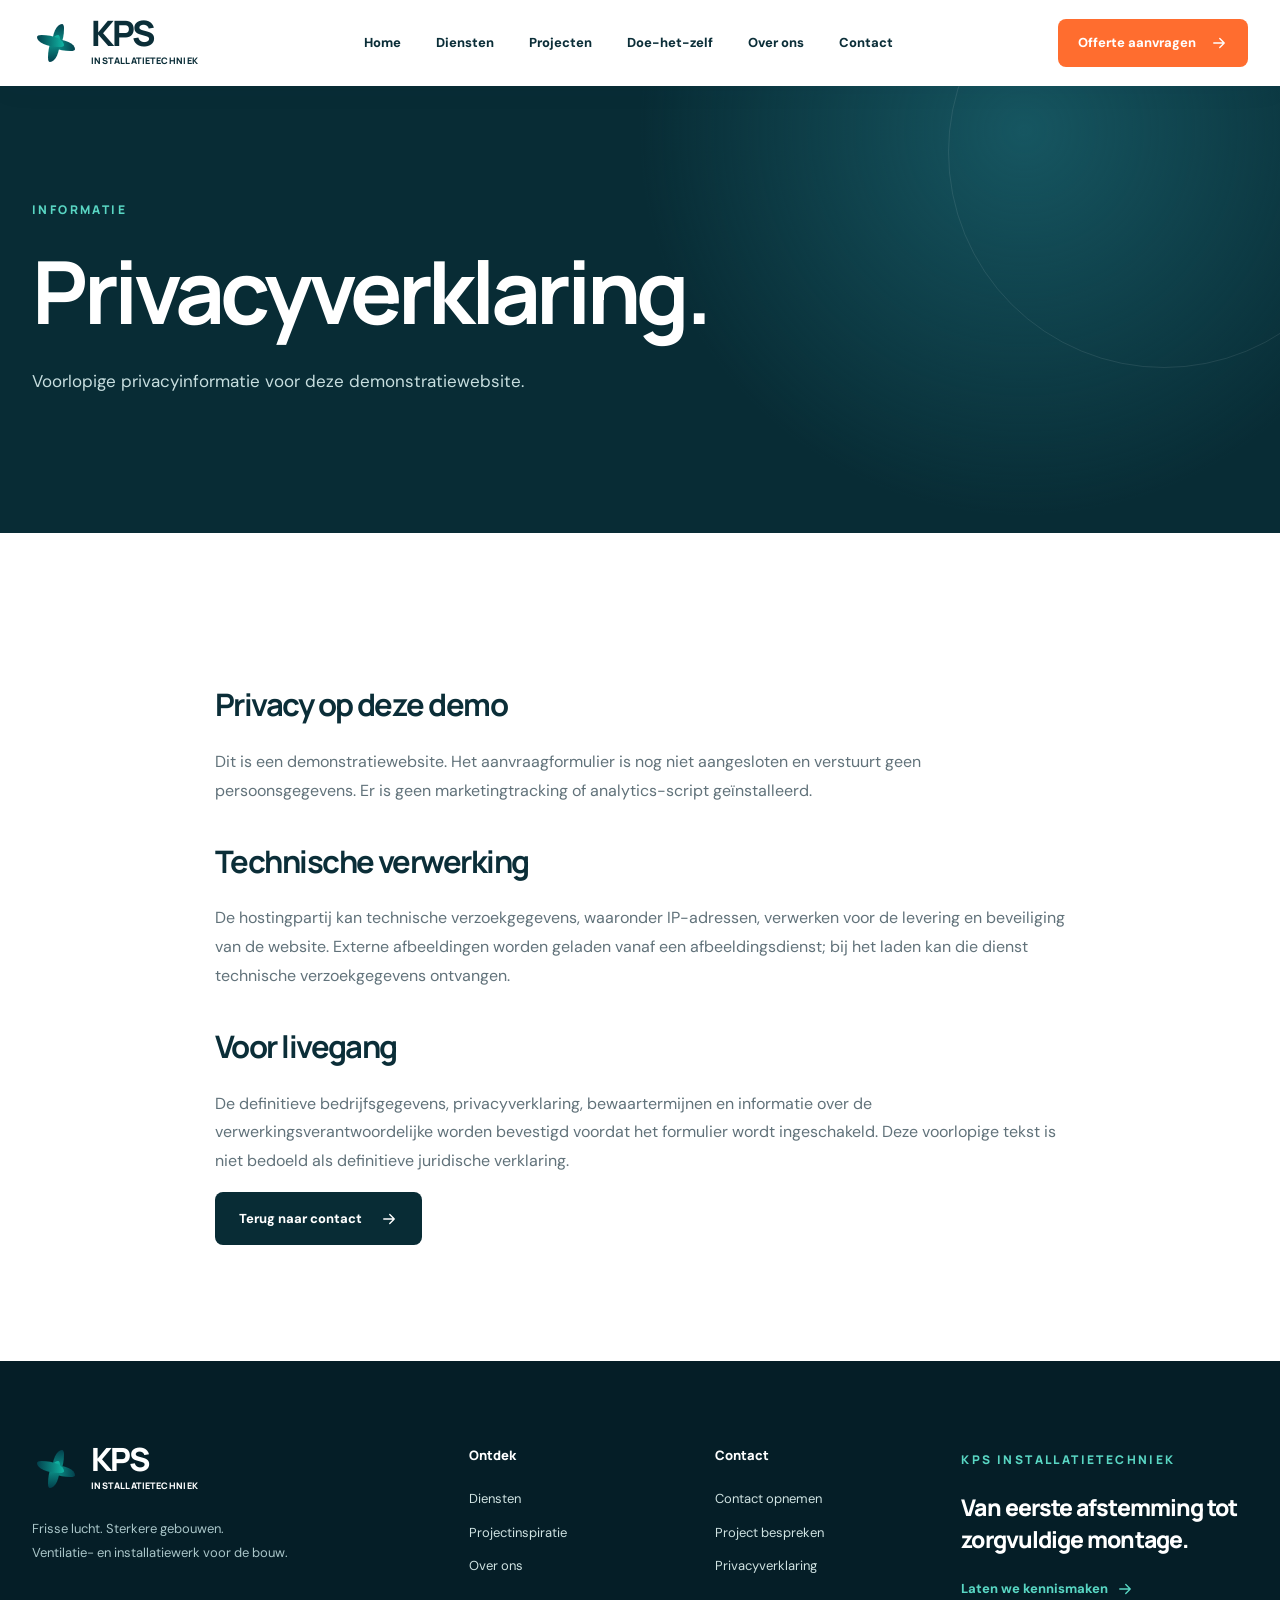
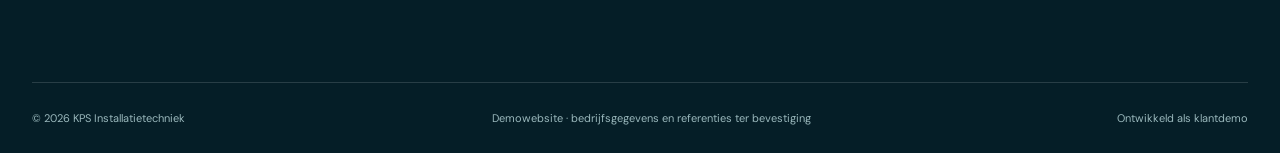
<file: privacy.html>
<!doctype html><html lang="nl"><head><meta charset="utf-8"><meta name="viewport" content="width=device-width,initial-scale=1"><meta name="theme-color" content="#082c35"><meta name="robots" content="noindex,nofollow"><meta name="description" content="Privacyinformatie over de demonstratiewebsite van KPS Installatietechniek."><meta property="og:type" content="website"><meta property="og:title" content="Privacyverklaring | KPS Installatietechniek"><meta property="og:description" content="Privacyinformatie over de demonstratiewebsite van KPS Installatietechniek."><title>Privacyverklaring | KPS Installatietechniek</title><link rel="icon" href="assets/favicon.svg" type="image/svg+xml"><link rel="preconnect" href="https://images.unsplash.com"><link rel="stylesheet" href="assets/style.css"></head><body><a class="skip-link" href="#main">Ga naar inhoud</a><header class="site-header"><div class="container header-inner"><a class="brand" href="index.html" aria-label="KPS Installatietechniek home"><span class="logo-symbol" aria-hidden="true"><span></span><span></span><span></span><span></span></span><span class="brand-type"><strong>KPS</strong><small>INSTALLATIETECHNIEK</small></span></a><nav class="site-nav" id="site-nav" aria-label="Hoofdnavigatie"><a href="index.html">Home</a><a href="diensten.html">Diensten</a><a href="projecten.html">Projecten</a><a href="doe-het-zelf.html">Doe-het-zelf</a><a href="over-ons.html">Over ons</a><a href="contact.html">Contact</a></nav><a class="header-cta" href="contact.html">Offerte aanvragen <svg viewBox="0 0 24 24" width="24" height="24" fill="none" stroke="currentColor" stroke-width="1.8" stroke-linecap="round" stroke-linejoin="round" aria-hidden="true"><path d="M5 12h14m-6-6 6 6-6 6"/></svg></a><button class="menu-toggle" type="button" aria-label="Menu openen" aria-expanded="false" aria-controls="site-nav"><svg viewBox="0 0 24 24" width="24" height="24" fill="none" stroke="currentColor" stroke-width="1.8" stroke-linecap="round" stroke-linejoin="round" aria-hidden="true"><path d="M4 7h16M4 12h16M4 17h16"/></svg></button></div></header><main id="main"><section class="page-hero"><div class="container"><span class="overline">INFORMATIE</span><h1>Privacyverklaring.</h1><p>Voorlopige privacyinformatie voor deze demonstratiewebsite.</p></div></section><section class="section-pad"><div class="container prose"><h2>Privacy op deze demo</h2><p>Dit is een demonstratiewebsite. Het aanvraagformulier is nog niet aangesloten en verstuurt geen persoonsgegevens. Er is geen marketingtracking of analytics-script geïnstalleerd.</p><h2>Technische verwerking</h2><p>De hostingpartij kan technische verzoekgegevens, waaronder IP-adressen, verwerken voor de levering en beveiliging van de website. Externe afbeeldingen worden geladen vanaf een afbeeldingsdienst; bij het laden kan die dienst technische verzoekgegevens ontvangen.</p><h2>Voor livegang</h2><p>De definitieve bedrijfsgegevens, privacyverklaring, bewaartermijnen en informatie over de verwerkingsverantwoordelijke worden bevestigd voordat het formulier wordt ingeschakeld. Deze voorlopige tekst is niet bedoeld als definitieve juridische verklaring.</p><a class="button button-dark" href="contact.html">Terug naar contact <svg viewBox="0 0 24 24" width="24" height="24" fill="none" stroke="currentColor" stroke-width="1.8" stroke-linecap="round" stroke-linejoin="round" aria-hidden="true"><path d="M5 12h14m-6-6 6 6-6 6"/></svg></a></div></section></main><footer class="footer"><div class="container"><div class="footer-top"><div><a class="brand footer-brand" href="index.html"><span class="logo-symbol" aria-hidden="true"><span></span><span></span><span></span><span></span></span><span class="brand-type"><strong>KPS</strong><small>INSTALLATIETECHNIEK</small></span></a><p>Frisse lucht. Sterkere gebouwen.<br>Ventilatie- en installatiewerk voor de bouw.</p></div><div><h3>Ontdek</h3><a href="diensten.html">Diensten</a><a href="projecten.html">Projectinspiratie</a><a href="over-ons.html">Over ons</a></div><div><h3>Contact</h3><a href="contact.html">Contact opnemen</a><a href="contact.html#aanvraag">Project bespreken</a><a href="privacy.html">Privacyverklaring</a></div><div class="footer-note"><span class="overline">KPS INSTALLATIETECHNIEK</span><p>Van eerste afstemming tot zorgvuldige montage.</p><a href="contact.html" class="text-link">Laten we kennismaken <svg viewBox="0 0 24 24" width="24" height="24" fill="none" stroke="currentColor" stroke-width="1.8" stroke-linecap="round" stroke-linejoin="round" aria-hidden="true"><path d="M5 12h14m-6-6 6 6-6 6"/></svg></a></div></div><div class="footer-bottom"><span>© <span data-year>2026</span> KPS Installatietechniek</span><span>Demowebsite · bedrijfsgegevens en referenties ter bevestiging</span><span>Ontwikkeld als klantdemo</span></div></div></footer><script src="assets/main.js" defer></script></body></html>
</file>
<file: assets/style.css>
@import url('https://fonts.googleapis.com/css2?family=DM+Sans:wght@400;500;600;700;800&family=Manrope:wght@400;500;600;700;800&display=swap');
:root{--navy:#082c35;--navy2:#05232c;--ink:#0b2e38;--teal:#008f88;--aqua:#59d6c3;--mint:#b3f0e2;--orange:#ff6d2f;--cream:#f5f8f7;--muted:#61727a;--line:#dce7e6;--white:#fff}
*{box-sizing:border-box}html{scroll-behavior:smooth}body{margin:0;color:var(--ink);font:16px/1.65 'DM Sans',sans-serif;background:#fff;-webkit-font-smoothing:antialiased}h1,h2,h3,p{margin-top:0}h1,h2,h3{font-family:Manrope,sans-serif;letter-spacing:-.05em;line-height:1.13}h2{font-size:clamp(35px,4.3vw,65px)}h3{font-size:21px}p{line-height:1.8}a{color:inherit}img{max-width:100%}svg{flex:none}.container{width:min(100% - 64px,1370px);margin-inline:auto}.skip-link{position:absolute;top:-80px;left:10px;z-index:100;padding:12px;background:white}.skip-link:focus{top:10px}.site-header{position:sticky;top:0;z-index:100;background:#fff;box-shadow:0 3px 30px #0c35400b}.header-inner{height:86px;display:flex;align-items:center;gap:38px}.brand{display:flex;align-items:center;gap:13px;text-decoration:none;white-space:nowrap}.logo-symbol{width:46px;height:46px;position:relative;display:inline-block}.logo-symbol span{position:absolute;left:20px;top:4px;width:12px;height:27px;background:linear-gradient(#03414d,#10b6a4);border-radius:100% 20% 100% 20%;transform-origin:4px 19px}.logo-symbol span:nth-child(2){transform:rotate(90deg)}.logo-symbol span:nth-child(3){transform:rotate(180deg)}.logo-symbol span:nth-child(4){transform:rotate(270deg)}.brand-type strong{display:block;font:800 35px/.85 Manrope,sans-serif;letter-spacing:-.065em}.brand-type small{display:block;font:800 9px/1.4 Manrope,sans-serif;letter-spacing:.045em;margin-top:6px}.site-nav{display:flex;align-items:center;justify-content:center;gap:35px;flex:1}.site-nav a{text-decoration:none;font-size:13px;font-weight:800;position:relative;padding:10px 0}.site-nav a:after{content:'';position:absolute;bottom:4px;left:0;right:100%;height:2px;background:var(--teal);transition:right .3s}.site-nav a:hover:after,.site-nav a[aria-current=page]:after{right:0}.header-cta{display:inline-flex;align-items:center;gap:14px;background:var(--orange);color:white;padding:13px 20px;border-radius:8px;text-decoration:none;font-size:13px;font-weight:800;transition:transform .25s,background .25s}.header-cta:hover,.button:hover{transform:translateY(-3px)}.header-cta svg,.button svg{width:18px;height:18px}.menu-toggle{display:none;background:none;border:1px solid var(--line);border-radius:8px;padding:10px;color:var(--ink);cursor:pointer}
.hero{position:relative;min-height:730px;background:var(--navy);color:white;overflow:hidden}.hero-photo{position:absolute;inset:0;background-size:cover;background-position:center;transform:scale(1.035);animation:heroZoom 18s ease-in-out infinite alternate}.hero-orbit{position:absolute;width:600px;height:600px;border:1px solid #ffffff1a;border-radius:50%;top:-260px;right:-160px;pointer-events:none}.hero-inner{position:relative;min-height:665px;display:flex;align-items:center;justify-content:space-between;gap:30px}.hero-copy{max-width:790px;padding:75px 0}.eyebrow,.overline{font:800 12px/1.4 Manrope,sans-serif;letter-spacing:.2em;color:var(--teal);text-transform:uppercase}.eyebrow.light{color:#a5f6e7}.eyebrow-dot{display:inline-block;width:9px;height:9px;border-radius:50%;background:var(--aqua);margin-right:9px;box-shadow:0 0 0 6px #59d6c326}.hero h1{font-size:clamp(58px,6.6vw,110px);line-height:1.06;letter-spacing:-.075em;margin:25px 0}.hero h1 em,.page-hero em,.section-heading em,.feature-content em,.contact-intro em,.faq-layout em{font-style:normal;color:var(--aqua)}.hero-copy>p{font-size:17px;color:#d3e2e5;max-width:540px}.hero-actions{display:flex;flex-wrap:wrap;gap:13px;margin:31px 0}.button{display:inline-flex;align-items:center;justify-content:center;gap:18px;min-height:52px;border-radius:8px;padding:15px 23px;font-size:13px;font-weight:800;text-decoration:none;border:1px solid transparent;cursor:pointer;transition:transform .25s,background .25s,box-shadow .25s}.button-orange{background:var(--orange);color:white;box-shadow:0 12px 28px #ff6d2f24}.button-orange:hover{background:#e75a1d;box-shadow:0 18px 35px #ff6d2f44}.button-outline{border-color:#ffffff80;color:white;background:#ffffff09}.button-outline:hover{background:#ffffff20}.button-dark{background:var(--navy);color:white}.button-wide{width:100%}.button:disabled{opacity:.55;cursor:not-allowed;transform:none;box-shadow:none}.hero-features{display:flex;gap:27px;flex-wrap:wrap;margin-top:43px}.hero-features span{display:flex;align-items:center;gap:9px;font-size:12px;font-weight:700;color:#e4f1f1}.hero-features svg{color:var(--aqua);width:22px;height:22px}.hero-floating{align-self:center;background:#e6f8f4e8;backdrop-filter:blur(16px);padding:28px 28px 26px;border-radius:16px;color:var(--ink);min-width:252px;box-shadow:0 22px 80px #0003;display:flex;flex-direction:column;gap:16px;animation:float 7s ease-in-out infinite}.float-kicker{font-size:11px;font-weight:800;letter-spacing:.14em;color:var(--teal)}.hero-floating>span:not(.float-kicker){display:flex;align-items:center;gap:10px;font-size:12px;font-weight:800}.hero-floating svg{color:var(--teal);width:19px;height:19px}.hero-bottom{position:relative;background:#04283280;color:#b5d0d0;font-size:10px;font-weight:800;letter-spacing:.2em}.hero-bottom .container{min-height:65px;display:flex;align-items:center;gap:20px}.scroll-line{width:55px;height:1px;background:var(--aqua)}.hero-bottom .container span:last-child{margin-left:auto}.trust-strip{background:#ecf6f3;border-bottom:1px solid #d6eae5}.trust-items{min-height:86px;display:flex;justify-content:space-between;align-items:center;gap:20px;flex-wrap:wrap}.trust-items span{display:flex;align-items:center;gap:12px;font-size:12px;font-weight:800}.trust-items svg{color:var(--teal);width:23px;height:23px}
.section-pad{padding:116px 0}.section-heading{display:flex;justify-content:space-between;gap:50px;align-items:end;margin-bottom:44px}.section-heading h2{margin:14px 0 0}.section-heading h2 em{color:var(--teal)}.heading-side{max-width:330px;color:var(--muted);font-size:15px}.text-link{display:inline-flex;align-items:center;gap:12px;font-size:13px;font-weight:800;color:var(--teal);text-decoration:none;margin-top:10px}.text-link svg{width:18px;height:18px;transition:transform .25s}.text-link:hover svg{transform:translateX(5px)}.service-grid{display:grid;grid-template-columns:repeat(4,1fr);gap:18px}.service-card{display:flex;flex-direction:column;min-height:315px;padding:27px;background:#fff;border:1px solid var(--line);border-radius:16px;text-decoration:none;box-shadow:0 12px 35px #092d3608;transition:transform .35s,box-shadow .35s,border-color .35s}.service-card:hover{transform:translateY(-10px);box-shadow:0 28px 55px #082c351b;border-color:#8edacb}.service-top{display:flex;justify-content:space-between;align-items:start;margin-bottom:29px}.icon-frame{width:60px;height:60px;display:grid;place-items:center;background:#e6f8f3;border-radius:13px;color:var(--teal)}.icon-frame svg{width:29px;height:29px}.card-num{font-size:12px;color:#a3b8b9;font-weight:800}.service-card h3{margin:0 0 12px}.service-card p{font-size:14px;color:var(--muted);margin-bottom:25px}.round-arrow{margin-top:auto;align-self:end;width:37px;height:37px;border-radius:50%;display:grid;place-items:center;background:#e7f3f1;transition:background .25s,transform .25s}.round-arrow svg{width:17px}.service-card:hover .round-arrow{background:var(--aqua);transform:rotate(-35deg)}.statement{background:var(--navy);color:white;padding:85px 0}.statement-inner{position:relative}.statement .overline{color:var(--aqua)}.statement p{font:800 clamp(27px,3.6vw,53px)/1.35 Manrope,sans-serif;letter-spacing:-.055em;max-width:1100px;margin:20px 0 0}.statement p em{color:var(--aqua);font-style:normal}.statement-star{position:absolute;right:0;top:10px;color:var(--aqua)}.statement-star svg{width:48px;height:48px}.project-section{background:var(--cream)}.project-grid{display:grid;grid-template-columns:repeat(4,1fr);gap:24px}.project-card{min-width:0}.project-image{height:260px;position:relative;border-radius:13px;overflow:hidden;background:#cbdcdb}.project-image img{width:100%;height:100%;object-fit:cover;display:block;transition:transform .7s}.project-card:hover img{transform:scale(1.08)}.photo-label{position:absolute;left:12px;bottom:12px;font-size:10px;font-weight:800;background:#062b36c9;color:white;padding:7px 10px;border-radius:5px}.project-meta{display:flex;justify-content:space-between;align-items:center;color:var(--teal);font-size:10px;letter-spacing:.1em;font-weight:800;margin:20px 0 8px}.project-meta svg{width:19px;height:19px}.project-card h3{margin:0 0 8px;font-size:20px}.project-card p{font-size:13px;color:var(--muted);margin:0}.feature-section{display:grid;grid-template-columns:1fr 1fr;min-height:620px}.feature-image{min-height:480px;background:#d6e6e1}.feature-image img{width:100%;height:100%;object-fit:cover;display:block}.feature-content{padding:clamp(50px,7vw,115px);background:#e5f5f0;display:flex;flex-direction:column;justify-content:center;align-items:flex-start}.feature-content h2{margin:20px 0}.feature-content h2 em{color:var(--teal)}.feature-content>p{max-width:520px;color:#4c666c}.feature-points{display:flex;flex-direction:column;gap:13px;margin:12px 0 28px}.feature-points span{display:flex;align-items:center;gap:12px;font-size:14px;font-weight:700}.feature-points svg{width:20px;color:var(--teal)}.process-section{background:white}.process-grid{display:grid;grid-template-columns:repeat(3,1fr);gap:20px}.process-item{position:relative;border-top:2px solid var(--teal);padding:35px 24px 30px 0}.process-item>span{font:800 54px/1 Manrope;color:#d6ece7;display:block;margin-bottom:16px}.process-item>svg{position:absolute;right:30px;top:30px;color:var(--teal);width:30px;height:30px}.process-item h3{font-size:25px;margin-bottom:10px}.process-item p{color:var(--muted);font-size:14px;max-width:310px}.faq-section{background:#f2f8f5}.faq-layout{display:grid;grid-template-columns:1fr 1.35fr;gap:100px}.faq-layout h2{margin:18px 0}.faq-layout h2 em{color:var(--teal)}.faq-layout>div:first-child p{color:var(--muted)}.faq-list details{border-bottom:1px solid #cddfda;padding:22px 0}.faq-list summary{cursor:pointer;list-style:none;font-weight:800;display:flex;align-items:center;justify-content:space-between;gap:20px}.faq-list summary::-webkit-details-marker{display:none}.faq-list summary svg{width:20px;color:var(--teal);transition:transform .3s}.faq-list details[open] summary svg{transform:rotate(180deg)}.faq-list details p{color:var(--muted);font-size:14px;margin:15px 0 0}
.contact-section{background:var(--navy);color:white}.contact-layout{display:grid;grid-template-columns:1fr 1.05fr;gap:clamp(35px,7vw,110px);align-items:start}.contact-intro{padding-top:32px}.contact-intro .overline{color:var(--aqua)}.contact-intro h2{font-size:clamp(45px,5.2vw,78px);margin:20px 0 30px}.contact-intro>p{max-width:490px;color:#c2d9db}.contact-benefits{display:flex;flex-direction:column;gap:13px;margin:35px 0}.contact-benefits span{display:flex;align-items:center;gap:10px;font-size:14px}.contact-benefits svg{width:20px;color:var(--aqua)}.contact-visual{position:relative;height:230px;border-radius:13px;overflow:hidden;margin-top:48px}.contact-visual img{width:100%;height:100%;object-fit:cover;filter:brightness(.6)}.contact-visual span{position:absolute;left:20px;bottom:20px;color:white;font-size:11px;font-weight:800;letter-spacing:.13em}.quote-panel{background:#e7f6f2;color:var(--ink);padding:clamp(28px,3.4vw,48px);border-radius:19px;box-shadow:0 25px 70px #0002}.quote-head .overline{color:var(--teal)}.quote-head h2{font-size:clamp(30px,3vw,43px);margin:13px 0}.quote-head p{font-size:14px;color:#5c7478}.form-grid{display:grid;grid-template-columns:1fr 1fr;gap:16px}.form-grid label{display:block;font-size:12px;font-weight:800}.form-grid label span{color:var(--orange)}.form-grid label.full{grid-column:1/-1}.quote-form input:not([type=checkbox]),.quote-form select,.quote-form textarea{display:block;width:100%;margin-top:7px;border:1px solid #d4e5e2;border-radius:8px;background:white;color:var(--ink);padding:13px 14px;font:500 13px 'DM Sans',sans-serif;outline:none;transition:border-color .2s,box-shadow .2s}.quote-form input:focus,.quote-form select:focus,.quote-form textarea:focus{border-color:var(--teal);box-shadow:0 0 0 3px #008f881c}.quote-form textarea{resize:vertical;min-height:116px}.privacy-check{display:flex;align-items:flex-start;gap:11px;margin:22px 0;font-size:12px;color:#4b656b}.privacy-check input{margin-top:4px;accent-color:var(--teal)}.privacy-check a{color:var(--teal);font-weight:800}.form-status{font-size:11px;color:#647c7d;margin:12px 0 0}.honeypot{position:absolute!important;left:-9999px!important;opacity:0!important;pointer-events:none!important}.page-hero{position:relative;overflow:hidden;background:radial-gradient(circle at 80% 10%,#165661,transparent 35%),var(--navy);color:white;padding:110px 0 120px}.page-hero h1{font-size:clamp(52px,6.8vw,100px);margin:20px 0 25px}.page-hero p{color:#c7dedf;max-width:570px;font-size:17px}.page-hero .overline{color:var(--aqua)}.page-hero:after{content:"";position:absolute;width:430px;height:430px;border:1px solid #ffffff17;border-radius:50%;right:-100px;top:-150px;pointer-events:none}.disclaimer{font-size:12px;color:var(--muted);margin-top:30px}.prose{max-width:850px}.prose h2{font-size:31px;margin-top:38px}.prose p{color:var(--muted)}.footer{background:#051e27;color:#d0e3e2;padding:85px 0 26px}.footer-top{display:grid;grid-template-columns:2fr 1fr 1fr 1.5fr;gap:55px}.footer .brand{color:white}.footer-brand{margin-bottom:25px}.footer .brand-type strong{font-size:32px}.footer p{font-size:13px;color:#aac6c9}.footer h3{font:800 13px Manrope;margin:0 0 24px;color:white;letter-spacing:0}.footer-top>div>a:not(.brand){display:flex;align-items:center;gap:8px;margin-bottom:12px;text-decoration:none;font-size:13px}.footer a:hover{color:var(--aqua)}.footer-note .overline{color:var(--aqua)}.footer-note p{font:800 23px/1.4 Manrope;color:white;letter-spacing:-.04em;margin-top:18px}.footer-note .text-link{color:var(--aqua)}.footer-bottom{display:flex;justify-content:space-between;gap:20px;border-top:1px solid #ffffff24;padding-top:26px;margin-top:70px;font-size:11px;color:#9ab8bc}
.reveal{opacity:1;transform:none}.js-motion .reveal{opacity:0;transform:translateY(28px);transition:opacity .7s ease,transform .7s cubic-bezier(.2,.8,.2,1)}.js-motion .reveal.visible{opacity:1;transform:translateY(0)}@keyframes heroZoom{from{transform:scale(1.035)}to{transform:scale(1.11)}}@keyframes float{0%,100%{transform:translateY(0)}50%{transform:translateY(-12px)}}
a:focus-visible,button:focus-visible,input:focus-visible,select:focus-visible,textarea:focus-visible,summary:focus-visible{outline:3px solid var(--orange);outline-offset:3px}
@media(max-width:1180px){.site-nav{gap:20px}.hero-floating{display:none}.service-grid{grid-template-columns:repeat(2,1fr)}.project-grid{grid-template-columns:repeat(2,1fr)}.hero{min-height:670px}.hero-inner{min-height:605px}.footer-top{gap:30px}}
@media(max-width:850px){.container{width:min(100% - 40px,1370px)}.header-inner{height:75px}.site-nav{display:none;position:absolute;top:75px;left:0;right:0;background:white;padding:22px 25px 30px;box-shadow:0 20px 35px #092b3526;flex-direction:column;align-items:stretch;gap:5px}.site-nav.open{display:flex}.site-nav a{font-size:16px}.menu-toggle{display:flex;margin-left:auto}.header-cta{margin-left:auto}.hero h1{font-size:clamp(55px,9vw,90px)}.section-heading{align-items:start;flex-direction:column;gap:15px}.heading-side{max-width:650px}.feature-section{grid-template-columns:1fr}.feature-image{min-height:380px;height:420px}.feature-content{padding:70px 35px}.faq-layout{grid-template-columns:1fr;gap:35px}.contact-layout{grid-template-columns:1fr;gap:35px}.contact-intro{padding-top:0}.contact-visual{display:none}.footer-top{grid-template-columns:1fr 1fr}.footer-bottom{flex-wrap:wrap}.trust-items{justify-content:center;padding:18px 0}}
@media(max-width:570px){.container{width:min(100% - 34px,1370px)}.brand-type strong{font-size:29px}.brand-type small{font-size:8px}.logo-symbol{transform:scale(.86);margin-right:-4px}.header-cta{display:none}.hero{min-height:650px}.hero-inner{min-height:590px}.hero-copy{padding:75px 0 45px}.hero h1{font-size:clamp(51px,11.7vw,74px)}.hero-copy>p{font-size:15px}.hero-actions{align-items:stretch}.hero-actions .button{width:100%}.hero-features{gap:14px;margin-top:25px}.hero-features span{font-size:10px}.hero-bottom .container span:last-child{display:none}.section-pad{padding:75px 0}.section-heading h2{font-size:38px}.service-grid,.project-grid,.process-grid,.form-grid{grid-template-columns:1fr}.service-card{min-height:250px}.project-image{height:255px}.feature-content{padding:65px 20px}.feature-image{height:290px;min-height:290px}.statement{padding:70px 0}.statement p{font-size:30px}.statement-star{display:none}.quote-panel{padding:25px 19px}.form-grid label.full{grid-column:auto}.page-hero{padding:85px 0}.page-hero h1{font-size:53px}.footer{padding-top:65px}.footer-top{grid-template-columns:1fr 1fr;gap:35px 20px}.footer-top>div:first-child,.footer-note{grid-column:1/-1}.footer-bottom{margin-top:45px}.trust-items{gap:12px;justify-content:flex-start}.trust-items span{width:calc(50% - 8px);font-size:10px}.trust-items svg{width:20px;height:20px}}
@media(prefers-reduced-motion:reduce){*,*:before,*:after{scroll-behavior:auto!important;animation:none!important;transition:none!important}.js-motion .reveal{opacity:1!important;transform:none!important}}

/* KPS reference-led Signature showcase */
.reference-home{background:#f8fbfa}.reference-home .container{width:min(100% - 52px,1450px)}.ref-hero{position:relative;background:#062c36;color:white;overflow:hidden}.ref-hero-photo{position:absolute;inset:0;background-image:linear-gradient(90deg,rgba(1,31,42,.98) 0%,rgba(1,31,42,.9) 33%,rgba(1,31,42,.4) 70%,rgba(1,31,42,.3)),url("https://images.unsplash.com/photo-1504307651254-35680f356dfd?auto=format&fit=crop&w=2200&q=90");background-size:cover;background-position:center 45%;animation:heroZoom 18s ease-in-out infinite alternate}.ref-hero-content{min-height:600px;position:relative;display:flex;justify-content:space-between;align-items:center;gap:35px;padding-top:70px;padding-bottom:60px}.ref-hero-left{max-width:790px}.ref-pill{display:inline-flex;align-items:center;gap:9px;background:#0fa99b;color:white;padding:7px 15px;border-radius:100px;font:800 11px Manrope;letter-spacing:.12em}.ref-pill svg{width:15px;height:15px}.ref-hero h1{font-size:clamp(58px,6.2vw,103px);line-height:1.04;margin:22px 0 18px;letter-spacing:-.075em}.ref-hero h1 em{font-style:normal;color:#8ce9d9}.ref-hero-left>p{max-width:565px;color:#e0edec;font-size:17px}.ref-actions{display:flex;gap:13px;flex-wrap:wrap;margin:28px 0 35px}.ref-hero-benefits{display:flex;flex-wrap:wrap;gap:25px}.ref-hero-benefits>span{display:flex;gap:10px;align-items:center}.ref-hero-benefits>span>svg{width:41px;height:41px;border:1px solid #6ad6cd;border-radius:50%;padding:9px;color:#5fdccc}.ref-hero-benefits b,.ref-hero-benefits small{display:block}.ref-hero-benefits b{font-size:11px}.ref-hero-benefits small{font-size:10px;color:#c1d5d8}.ref-hero-aside{width:305px;flex-shrink:0;background:#e5f8f2e8;backdrop-filter:blur(18px);border:1px solid #ffffff9a;border-radius:18px;padding:25px;box-shadow:0 22px 65px #001b2540;animation:float 7s ease-in-out infinite}.ref-hero-aside strong{display:block;font-size:13px;margin-bottom:18px}.ref-hero-aside>span{display:flex;align-items:center;gap:12px;color:#103841;font-size:12px;font-weight:800;margin-top:14px}.ref-hero-aside svg{color:#008f88;width:24px;height:24px;border:1px solid #8ecfc4;border-radius:50%;padding:4px}.ref-hero-bottom{position:relative;background:#0326318a;border-top:1px solid #ffffff16}.ref-hero-bottom .container{display:flex;justify-content:space-between;align-items:center;min-height:43px;font:800 10px Manrope;letter-spacing:.2em;color:#b9d8d8}.ref-main{padding:32px 0 85px;background:radial-gradient(circle at 90% 40%,#e5f7f3,transparent 40%),#f8fbfa}.ref-main-grid{display:grid;grid-template-columns:minmax(0,2.25fr) minmax(330px,1fr);gap:22px;align-items:start}.ref-left,.ref-right{min-width:0}.ref-services{display:grid;grid-template-columns:repeat(3,1fr);gap:14px}.ref-service{background:white;border:1px solid #e0eae9;border-radius:14px;min-height:150px;padding:22px 18px;display:flex;align-items:flex-start;gap:13px;text-decoration:none;position:relative;box-shadow:0 12px 35px #0b39440b;transition:transform .3s,box-shadow .3s}.ref-service:hover{transform:translateY(-7px);box-shadow:0 25px 48px #0b39441b}.ref-service-icon{color:#008f88}.ref-service-icon svg{width:32px;height:32px}.ref-service-body{display:block;padding-top:4px}.ref-service-body strong{display:block;font:800 13px/1.35 Manrope}.ref-service-body small{display:block;color:#61747a;font-size:11px;line-height:1.55;margin-top:8px}.ref-service-arrow{position:absolute;right:15px;bottom:14px;width:28px;height:28px;background:#e9f5f2;border-radius:50%;display:grid;place-items:center}.ref-service-arrow svg{width:15px}.ref-project-heading{display:flex;align-items:end;justify-content:space-between;gap:15px;margin:44px 0 8px}.ref-mini{font:800 10px Manrope;letter-spacing:.19em;color:#008f88}.ref-project-heading h2{font-size:clamp(25px,2.5vw,35px);margin:8px 0 0}.ref-project-heading h2 em,.ref-story h2 em,.ref-dark-feature h2 em,.ref-final h2 em{font-style:normal;color:#008f88}.ref-inline-link{display:inline-flex;align-items:center;gap:7px;font-size:12px;font-weight:800;color:#0b3942;text-decoration:none;white-space:nowrap}.ref-inline-link svg{width:17px;transition:transform .2s}.ref-inline-link:hover svg{transform:translateX(5px)}.ref-disclaimer{font-size:11px;color:#77898b;margin:0 0 15px}.ref-project-grid{display:grid;grid-template-columns:repeat(4,1fr);gap:13px}.ref-project{text-decoration:none;display:block;min-width:0}.ref-project-photo{height:155px;border-radius:10px;overflow:hidden;position:relative;background:#d4e4e2}.ref-project-photo img{display:block;width:100%;height:100%;object-fit:cover;transition:transform .6s}.ref-project:hover img{transform:scale(1.1)}.ref-project-photo span{position:absolute;bottom:7px;left:8px;background:#052d39c9;color:white;padding:3px 7px;border-radius:4px;font-size:8px;letter-spacing:.09em;font-weight:800}.ref-project strong{display:block;font:800 12px Manrope;margin-top:10px}.ref-project small{display:block;font-size:11px;color:#6d8084;margin-top:4px}.ref-story{display:grid;grid-template-columns:1fr 1fr;gap:28px;align-items:center;margin-top:42px}.ref-story-photo{height:325px;border-radius:16px;overflow:hidden}.ref-story-photo img{width:100%;height:100%;object-fit:cover}.ref-story h2{font-size:clamp(25px,2.7vw,38px);margin:14px 0}.ref-story-copy>p{color:#65777a;font-size:13px}.ref-story-icons{display:flex;gap:13px;flex-wrap:wrap;margin:20px 0}.ref-story-icons span{display:flex;align-items:center;gap:7px;font-size:10px;font-weight:700}.ref-story-icons svg{width:23px;color:#00a693}.ref-right{display:flex;flex-direction:column;gap:16px}.ref-why{background:radial-gradient(circle at 90% 20%,#0b6770,transparent 45%),linear-gradient(135deg,#062f3a,#084550);border-radius:14px;padding:28px;color:white}.ref-why .ref-mini{color:#7ce3d2}.ref-why h2{font-size:25px;margin:12px 0 22px}.ref-why-list{display:grid;grid-template-columns:1fr 1fr;gap:18px 12px}.ref-why-list span{display:flex;gap:8px;align-items:center;font-size:10px;font-weight:700}.ref-why-list svg{color:#8cf0d9;background:#0b716c;border-radius:50%;width:25px;height:25px;padding:5px}.ref-form-card{padding:26px;background:linear-gradient(145deg,#e1f5f0,#f0faf7);border-radius:14px;border:1px solid #d5ede7}.ref-form-card h2{font-size:27px;margin:10px 0}.ref-form-card h2 span{color:#ff6d2f}.ref-form-card>p{font-size:12px;color:#5c7277}.ref-fields{display:grid;grid-template-columns:1fr 1fr;gap:10px}.ref-fields label{display:block;min-width:0}.ref-fields input,.ref-fields select,.ref-fields textarea{width:100%;background:#fff;border:1px solid #dce9e7;border-radius:7px;padding:12px 11px;font:500 11px 'DM Sans',sans-serif;color:#163841;outline:none}.ref-fields input:focus,.ref-fields select:focus,.ref-fields textarea:focus{border-color:#008f88;box-shadow:0 0 0 3px #008f8818}.ref-fields textarea{resize:vertical;min-height:95px}.ref-wide{grid-column:1/-1}.ref-privacy{display:flex;gap:7px;align-items:flex-start;font-size:10px;color:#506b70;margin:12px 0}.ref-privacy input{margin-top:3px;accent-color:#008f88}.ref-privacy a{color:#008f88}.ref-form-bottom{display:flex;align-items:center;gap:10px;flex-wrap:wrap}.ref-form-bottom .button{font-size:11px;padding:12px 13px;min-height:42px}.ref-form-bottom .button svg{width:15px}.ref-form-bottom>span{display:flex;align-items:center;gap:4px;font-size:9px;color:#637a7e}.ref-form-bottom>span svg{width:15px;color:#008f88}.ref-form-status{font-size:10px;color:#6b7e82;margin:12px 0 0}.ref-quality{padding:24px;background:white;border:1px solid #e1ecea;border-radius:14px}.ref-quality h3{font-size:20px;margin:10px 0}.ref-quality p{font-size:12px;color:#6a7d80}.ref-quality-row{display:flex;flex-wrap:wrap;gap:12px}.ref-quality-row span{display:flex;align-items:center;gap:5px;font-size:10px;font-weight:800;color:#008f88}.ref-quality-row svg{width:17px}.ref-dark-feature{background:#062c36;color:white;padding:85px 0}.ref-dark-grid{display:grid;grid-template-columns:1fr 1fr;gap:70px;align-items:center}.ref-dark-feature .ref-mini{color:#78e1d1}.ref-dark-feature h2{font-size:clamp(38px,4vw,65px);margin:17px 0}.ref-dark-feature h2 em{color:#83e8d7}.ref-dark-feature p{color:#c2d8d9;font-size:14px;max-width:520px}.ref-step-list{display:grid;gap:17px}.ref-step-list>div{display:flex;align-items:center;gap:19px;border:1px solid #ffffff27;padding:18px 22px;border-radius:12px;background:#ffffff08}.ref-step-list>div>span{width:47px;height:47px;display:grid;place-items:center;background:#0e5e64;color:#a3f5e7;border-radius:12px}.ref-step-list svg{width:25px}.ref-step-list strong{font-size:15px}.ref-step-list p{font-size:12px;margin:5px 0 0}.ref-final{text-align:center;padding:85px 0;background:linear-gradient(125deg,#d9f3ec,#f7faf8)}.ref-final h2{font-size:clamp(40px,5vw,75px);margin:15px 0 28px}.sr-only{position:absolute!important;width:1px;height:1px;padding:0;margin:-1px;overflow:hidden;clip:rect(0,0,0,0);white-space:nowrap;border:0}
@media(max-width:1200px){.ref-main-grid{grid-template-columns:minmax(0,1.65fr) minmax(310px,1fr)}.ref-services{grid-template-columns:1fr}.ref-service{min-height:105px}.ref-project-grid{grid-template-columns:repeat(2,1fr)}.ref-project-photo{height:180px}.ref-hero-aside{width:275px}}
@media(max-width:850px){.ref-hero-content{min-height:610px}.ref-hero-aside{display:none}.ref-main-grid{grid-template-columns:1fr}.ref-services{grid-template-columns:repeat(3,1fr)}.ref-service{min-height:165px}.ref-right{display:grid;grid-template-columns:1fr 1fr;align-items:start}.ref-form-card{grid-column:1/-1;grid-row:1}.ref-project-grid{grid-template-columns:repeat(4,1fr)}.ref-project-photo{height:150px}.ref-story{margin-top:35px}.ref-dark-grid{gap:35px}}
@media(max-width:650px){.reference-home .container{width:min(100% - 34px,1450px)}.ref-hero-content{min-height:620px;padding-top:65px;padding-bottom:40px}.ref-hero h1{font-size:clamp(49px,11vw,73px)}.ref-hero-left>p{font-size:14px}.ref-hero-photo{background-position:58% center}.ref-hero-benefits{gap:12px}.ref-hero-benefits>span>svg{width:34px;height:34px}.ref-hero-benefits b{font-size:10px}.ref-hero-benefits small{font-size:9px}.ref-actions .button{width:100%}.ref-hero-bottom .container span:last-child{display:none}.ref-main{padding-top:20px}.ref-services{grid-template-columns:1fr}.ref-service{min-height:100px;padding:17px}.ref-project-heading{align-items:start;flex-direction:column}.ref-project-grid{grid-template-columns:repeat(2,1fr)}.ref-project-photo{height:150px}.ref-story{grid-template-columns:1fr}.ref-story-photo{height:240px}.ref-right{display:flex}.ref-dark-grid{grid-template-columns:1fr}.ref-why-list{gap:16px}.ref-form-card{padding:22px}.ref-final{padding:70px 0}}
@media(max-width:390px){.ref-fields{grid-template-columns:1fr}.ref-wide{grid-column:auto}.ref-project-photo{height:130px}.ref-hero h1{font-size:46px}}
@media(prefers-reduced-motion:reduce){.ref-hero-photo,.ref-hero-aside{animation:none!important}}

/* DIY shop demo */.demo-grid{display:grid;grid-template-columns:repeat(3,minmax(0,1fr));gap:18px;margin:30px 0}.demo-item{border:1px solid #d9e8e4;background:#f5faf8;border-radius:16px;padding:28px;display:flex;flex-direction:column;gap:13px;box-shadow:0 10px 30px #082c350a}.demo-item h3{font-size:21px;margin:0}.demo-item p{font-size:12px;color:#61727a;margin:0}.demo-item strong{font-size:25px}.demo-tag{font-size:10px;letter-spacing:.15em;font-weight:800;color:#008f88}.demo-item button{border:0;border-radius:8px;background:#082c35;color:white;padding:14px;font-weight:800;cursor:pointer}.demo-item button:hover{background:#008f88}.demo-line{display:flex;align-items:center;gap:12px;padding:12px;border-bottom:1px solid #dce7e6}.demo-line span{flex:1}.demo-line button{border:1px solid #dce7e6;background:white;border-radius:6px;padding:6px 12px;cursor:pointer}.demo-totals{background:#e7f6f2;border-radius:14px;padding:20px;margin:20px 0}.demo-totals p{margin:5px 0}.diy-teaser{padding:35px;background:#e2f5ee;border-radius:16px;margin:35px 0}.diy-teaser h2{font-size:28px}.diy-teaser a{display:inline-flex;background:#ff6d2f;color:white;text-decoration:none;padding:13px 20px;border-radius:8px;font-weight:800}@media(max-width:800px){.demo-grid{grid-template-columns:repeat(2,1fr)}}@media(max-width:520px){.demo-grid{grid-template-columns:1fr}.demo-line{flex-wrap:wrap}}

/* KPS Signature DIY Shop */.diy-page{background:#f7faf9}.diy-demo-bar{background:#e0f6ef;color:#075047}.diy-demo-bar .container{display:flex;gap:15px;align-items:center;flex-wrap:wrap;padding:12px 0;font-size:11px}.diy-demo-bar strong{font-weight:900;letter-spacing:.1em}.diy-showcase{background:#062c36;color:white}.diy-showcase-grid{display:grid;grid-template-columns:1fr .88fr;gap:65px;align-items:center;padding:75px 0}.diy-kicker{display:block;font:800 10px Manrope;letter-spacing:.17em;color:#009d91}.diy-showcase .diy-kicker,.diy-callout .diy-kicker{color:#88e9d7}.diy-showcase h1{font-size:clamp(48px,5.6vw,84px);line-height:1.05;margin:20px 0;letter-spacing:-.06em}.diy-page h1 em,.diy-page h2 em{font-style:normal;color:#009d91}.diy-showcase h1 em,.diy-callout h2 em{color:#8ce8d6}.diy-showcase p{font-size:16px;color:#c9e1e0;max-width:570px}.diy-showcase-actions{display:flex;gap:12px;flex-wrap:wrap;margin:28px 0}.diy-showcase-tags{display:flex;flex-wrap:wrap;gap:15px;font-size:11px;color:#cdeee6}.diy-showcase-img{height:400px;border-radius:16px;overflow:hidden;position:relative;box-shadow:0 30px 65px #0005}.diy-showcase-img img{width:100%;height:100%;object-fit:cover}.diy-showcase-img span{position:absolute;bottom:20px;left:20px;background:#e3f7ee;padding:9px 14px;color:#075047;border-radius:5px;font-size:10px;font-weight:900}.diy-benefit-strip{background:#e5f5ee}.diy-benefit-strip .container{display:flex;align-items:center;justify-content:space-between;gap:15px;flex-wrap:wrap;padding:24px 0}.diy-benefit-strip span{font-size:12px;color:#0d5d53}.diy-content{padding:85px 0}.diy-section-top{display:flex;justify-content:space-between;align-items:end;gap:30px;margin-bottom:30px}.diy-section-top h2,.diy-process h2,.diy-callout h2,.diy-questions h2{font-size:clamp(35px,4vw,60px);line-height:1.13;margin:15px 0}.diy-section-top p{font-size:13px;color:#607d7d;max-width:560px}.diy-filter-buttons{display:flex;gap:7px;flex-wrap:wrap;justify-content:flex-end}.diy-filter-buttons button{background:white;border:1px solid #d9e7e2;padding:10px 13px;border-radius:99px;font-weight:800;font-size:11px;cursor:pointer}.diy-filter-buttons button.active{background:#062c36;color:white}.diy-shop-layout{display:grid;grid-template-columns:minmax(0,1fr) 310px;gap:22px;align-items:start}.diy-cards{display:grid;grid-template-columns:repeat(3,minmax(0,1fr));gap:17px}.diy-card{background:white;border:1px solid #e0eae7;border-radius:13px;overflow:hidden;box-shadow:0 10px 30px #0b35400d;transition:transform .3s}.diy-card:hover{transform:translateY(-5px)}.diy-card[hidden]{display:none}.diy-card-img{height:175px;position:relative}.diy-card-img img{width:100%;height:100%;object-fit:cover}.diy-card-img span{position:absolute;left:10px;bottom:10px;background:#052e39d9;color:white;padding:5px 7px;border-radius:4px;font-size:9px;font-weight:800}.diy-card-body{padding:18px}.diy-card-body small{color:#008f88;font-size:10px;font-weight:800}.diy-card-body h3{font-size:16px;margin:9px 0}.diy-card-body p{font-size:11px;color:#697d80}.diy-card-buy{display:flex;align-items:center;justify-content:space-between;gap:6px;margin-top:20px}.diy-card-buy strong{font-size:20px}.diy-card-buy button{border:0;background:#082f39;color:white;padding:10px;border-radius:7px;font-size:10px;font-weight:800;cursor:pointer}.diy-card-buy button:hover{background:#008f88}.diy-cart-panel{background:white;border:1px solid #dbe9e4;border-radius:13px;padding:22px;position:sticky;top:100px;box-shadow:0 15px 35px #062c3512}.diy-cart-title{display:flex;align-items:center;justify-content:space-between;border-bottom:1px solid #dbe9e4;padding-bottom:12px;margin-bottom:15px}.diy-cart-title h3{font-size:18px;margin:0}.diy-cart-title span{color:#008f88;font-size:10px;font-weight:800}.diy-cart-panel p,.diy-cart-panel small{font-size:11px;color:#688080}.diy-cart-panel .demo-line{font-size:11px}.diy-cart-panel .demo-totals{padding:13px}.diy-disabled-checkout{width:100%;border:0;background:#ff6d2f;color:white;padding:13px;border-radius:8px;opacity:.55;cursor:not-allowed;font-size:12px;font-weight:800;margin:10px 0}.diy-process{padding:85px 0;background:#e5f5ef}.diy-process-grid{display:grid;grid-template-columns:repeat(3,1fr);gap:20px;margin-top:35px}.diy-process-grid article{background:white;padding:30px;border-radius:13px}.diy-process-grid article>span{font-size:34px;color:#009d91}.diy-process-grid h3{font-size:19px}.diy-process-grid p{font-size:13px;color:#627d7d}.diy-callout{background:#062c36;color:white;padding:85px 0}.diy-callout p{color:#c9e1df}.diy-questions{padding:85px 0}.diy-questions .container{display:grid;grid-template-columns:1fr 1.2fr;gap:50px}.diy-questions details{padding:20px 0;border-bottom:1px solid #d9e7e2}.diy-questions summary{font-weight:800;cursor:pointer}.diy-questions details p{font-size:13px;color:#647d7d}@media(max-width:1100px){.diy-cards{grid-template-columns:repeat(2,1fr)}.diy-showcase-grid{gap:25px}}@media(max-width:800px){.diy-showcase-grid,.diy-shop-layout,.diy-questions .container{grid-template-columns:1fr}.diy-showcase-img{height:270px}.diy-cart-panel{position:static}.diy-section-top{flex-direction:column;align-items:start}.diy-filter-buttons{justify-content:flex-start}}@media(max-width:540px){.diy-showcase-grid{padding:55px 0}.diy-showcase h1{font-size:47px}.diy-showcase-actions .button{width:100%}.diy-cards,.diy-process-grid{grid-template-columns:1fr}.diy-card-img{height:210px}.diy-content,.diy-process,.diy-callout,.diy-questions{padding:60px 0}}

/* DIY catalogue & cart refinement */.diy-shop-tools{display:flex;flex-direction:column;gap:10px;max-width:480px}.diy-shop-tools label{font-size:11px;font-weight:800;color:#365d60}.diy-shop-tools input{width:100%;padding:13px 15px;border:1px solid #cbded9;border-radius:10px;background:white;font-size:14px}.diy-shop-tools input:focus{outline:3px solid #a8e6d9}.diy-card[hidden]{display:none!important}.diy-cart-panel{max-height:calc(100vh - 120px);overflow:auto}.diy-cart-panel .demo-line{display:flex;gap:7px;flex-wrap:wrap;align-items:center;padding:13px 0;border-bottom:1px solid #e2ece8}.diy-cart-panel .demo-line>span{flex:1 1 130px;font-size:11px}.diy-cart-panel .demo-line small{display:block;font-size:10px;color:#637b7b}.diy-cart-panel .demo-line button{min-width:29px;min-height:32px;padding:5px;border:1px solid #d5e5df;border-radius:7px;background:white;cursor:pointer}.diy-cart-panel .demo-line input{width:45px;min-height:32px;text-align:center;border:1px solid #d5e5df;border-radius:7px}.diy-cart-panel .demo-line>strong{font-size:12px}.diy-shipping-progress{height:8px;background:#e2f1ea;border-radius:20px;overflow:hidden;margin-top:15px}.diy-shipping-progress span{display:block;background:#009e8c;height:100%;width:0;transition:width .2s}.diy-card{display:flex;flex-direction:column}.diy-card-body{display:flex;flex:1;flex-direction:column}.diy-card-buy{margin-top:auto;padding-top:15px}.diy-filter-buttons{justify-content:flex-start}.diy-cart-panel .demo-totals{padding:14px}.diy-cart-panel .demo-totals strong{font-size:15px}.diy-card-buy button:focus-visible,.diy-filter-buttons button:focus-visible{outline:3px solid #ffae72;outline-offset:2px}@media(max-width:800px){.diy-cart-panel{position:static;max-height:none}.diy-section-top{flex-direction:column;align-items:stretch}.diy-shop-tools{max-width:none}}@media(max-width:540px){.diy-cards{grid-template-columns:repeat(2,minmax(0,1fr));gap:10px}.diy-card-img{height:125px}.diy-card-body{padding:12px}.diy-card-body h3{font-size:13px}.diy-card-body p{font-size:10px}.diy-card-buy{flex-direction:column;align-items:stretch;gap:8px}.diy-card-buy strong{font-size:17px}.diy-card-buy button{min-height:40px}}@media(max-width:350px){.diy-cards{grid-template-columns:1fr}.diy-card-img{height:180px}}

/* Cart feedback and floating cart */.diy-card-buy button.is-added{background:#087f70;color:#fff;border:1px solid #087f70}.diy-card-buy button.is-added:hover{background:#056e61}.diy-floating-cart{position:fixed;right:max(16px,env(safe-area-inset-right));bottom:calc(20px + env(safe-area-inset-bottom));z-index:1000;display:flex;align-items:center;justify-content:center;width:60px;height:60px;background:#073640;color:white;border:2px solid #83e9d5;border-radius:50%;box-shadow:0 12px 32px #002e3e66;text-decoration:none;transition:transform .2s}.diy-floating-cart:hover{transform:translateY(-3px)}.diy-floating-cart[hidden]{display:none!important}.diy-floating-cart svg{width:27px;height:27px}.diy-floating-cart span{position:absolute;top:-7px;right:-5px;min-width:25px;height:25px;padding:0 5px;border-radius:99px;display:grid;place-items:center;background:#ff6d2f;color:white;font-size:12px;font-weight:900;border:2px solid white}.diy-cart-panel{scroll-margin-top:100px}@media(max-width:540px){.diy-floating-cart{width:55px;height:55px}.diy-card-buy button.is-added{font-size:11px}}
</file>
